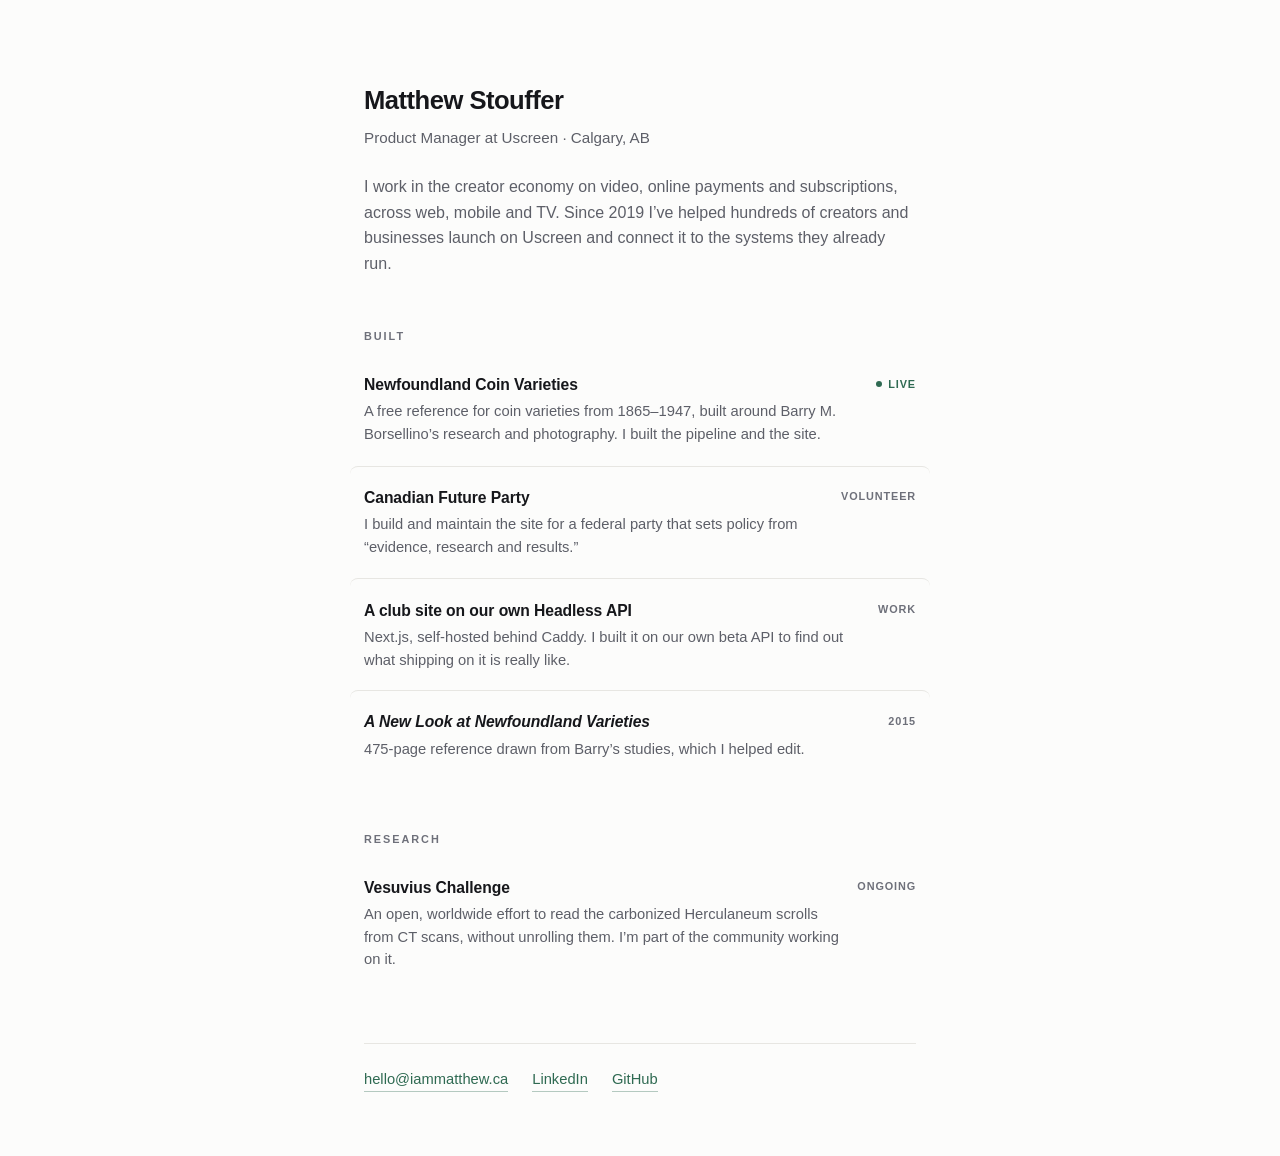
<file: index.html>
<!doctype html>
<html lang="en-CA">
<head>
<meta charset="utf-8">
<meta name="viewport" content="width=device-width, initial-scale=1">
<title>Matthew Stouffer</title>
<meta name="description" content="Matthew Stouffer is a product manager in the creator economy at Uscreen in Calgary. Video, online payments and subscriptions across web, mobile and TV.">
<link rel="canonical" href="https://iammatthew.ca/">
<link rel="icon" href="data:image/svg+xml,%3Csvg xmlns='http://www.w3.org/2000/svg' viewBox='0 0 32 32'%3E%3Crect width='32' height='32' rx='7' fill='%232f6a52'/%3E%3Ctext x='16' y='23' text-anchor='middle' font-family='sans-serif' font-size='20' font-weight='700' fill='%23fcfcfb'%3EM%3C/text%3E%3C/svg%3E">
<link rel="apple-touch-icon" href="/apple-touch-icon.png">
<meta name="theme-color" content="#fcfcfb" media="(prefers-color-scheme: light)">
<meta name="theme-color" content="#111317" media="(prefers-color-scheme: dark)">

<meta property="og:type" content="profile">
<meta property="og:url" content="https://iammatthew.ca/">
<meta property="og:site_name" content="iammatthew.ca">
<meta property="og:locale" content="en_CA">
<meta property="og:title" content="Matthew Stouffer">
<meta property="og:description" content="Product manager in the creator economy. Video, online payments and subscriptions across web, mobile and TV. Helping creators launch on Uscreen since 2019.">
<meta property="og:image" content="https://iammatthew.ca/og.png">
<meta property="og:image:width" content="1200">
<meta property="og:image:height" content="630">
<meta property="og:image:alt" content="Matthew Stouffer, product manager at Uscreen in Calgary, Alberta.">
<meta name="twitter:card" content="summary_large_image">

<!-- bump ?v= whenever style.css changes; GitHub Pages serves assets with max-age=600 -->
<link rel="stylesheet" href="style.css?v=2026-10-25b">
</head>
<body>

<main>

  <header>
    <h1>Matthew Stouffer</h1>
    <p class="role">Product Manager at Uscreen &middot; Calgary, AB</p>
    <p class="lede">
      I work in the creator economy on video, online payments and subscriptions, across web,
      mobile and TV. Since 2019 I&rsquo;ve helped hundreds of creators and businesses launch
      on Uscreen and connect it to the systems they already run.
    </p>
  </header>

  <section class="built">
    <h2>Built</h2>

    <a class="row" href="https://www.nfldcurrency.ca">
      <span class="row-main">
        <span class="row-title">Newfoundland Coin Varieties <span class="go">&#8599;</span></span>
        <span class="row-desc">
          A free reference for coin varieties from 1865&ndash;1947, built around Barry M.
          Borsellino&rsquo;s research and photography. I built the pipeline and the site.
        </span>
      </span>
      <span class="row-tag is-live">Live</span>
    </a>

    <a class="row" href="https://www.thecanadianfutureparty.ca/">
      <span class="row-main">
        <span class="row-title">Canadian Future Party <span class="go">&#8599;</span></span>
        <span class="row-desc">
          I build and maintain the site for a federal party that sets policy from
          &ldquo;evidence, research and results.&rdquo;
        </span>
      </span>
      <span class="row-tag">Volunteer</span>
    </a>

    <div class="row">
      <span class="row-main">
        <span class="row-title">A club site on our own Headless API</span>
        <span class="row-desc">
          Next.js, self-hosted behind Caddy. I built it on our own beta API to find out what
          shipping on it is really like.
        </span>
      </span>
      <span class="row-tag">Work</span>
    </div>

    <div class="row">
      <span class="row-main">
        <span class="row-title"><em>A New Look at Newfoundland Varieties</em></span>
        <span class="row-desc">
          475-page reference drawn from Barry&rsquo;s studies, which I helped edit.
        </span>
      </span>
      <span class="row-tag">2015</span>
    </div>
  </section>

  <section class="built research">
    <h2>Research</h2>

    <a class="row" href="https://scrollprize.org">
      <span class="row-main">
        <span class="row-title">Vesuvius Challenge <span class="go">&#8599;</span></span>
        <span class="row-desc">
          An open, worldwide effort to read the carbonized Herculaneum scrolls from CT scans,
          without unrolling them. I&rsquo;m part of the community working on it.
        </span>
      </span>
      <span class="row-tag">Ongoing</span>
    </a>

  </section>

  <footer>
    <p class="contact">
      <a href="mailto:hello@iammatthew.ca">hello@iammatthew.ca</a>
      <a href="https://www.linkedin.com/in/matthewswm">LinkedIn</a>
      <a href="https://github.com/matticusfinch">GitHub</a>
    </p>
  </footer>

</main>

<script type="application/ld+json">
{
  "@context": "https://schema.org",
  "@type": "Person",
  "name": "Matthew Stouffer",
  "url": "https://iammatthew.ca/",
  "email": "hello@iammatthew.ca",
  "jobTitle": "Product Manager",
  "description": "Product manager in the creator economy. Video, online payments and subscriptions across web, mobile and TV. Since 2019 has helped hundreds of creators and businesses launch on Uscreen and integrate it with their existing systems.",
  "worksFor": { "@type": "Organization", "name": "Uscreen" },
  "knowsAbout": [
    "Creator economy",
    "Online payments",
    "Stripe",
    "Subscription billing",
    "Video streaming",
    "Web, mobile and TV apps",
    "Systems integration",
    "Product management"
  ],
  "address": {
    "@type": "PostalAddress",
    "addressLocality": "Calgary",
    "addressRegion": "AB",
    "addressCountry": "CA"
  },
  "sameAs": [
    "https://www.linkedin.com/in/matthewswm",
    "https://github.com/matticusfinch",
    "https://www.nfldcurrency.ca"
  ]
}
</script>

</body>
</html>
</file>
<file: style.css>
:root {
  --bg: #fcfcfb;
  --fg: #16171b;
  --muted: #5d5f68;
  /* --faint sits on the smallest text (10.9px tags and labels); keep it >=4.5:1 on --bg */
  --faint: #6e707a;
  --accent: #2f6a52;
  --border: #e7e6e2;
  --hover: #f4f3f0;
  --sans: -apple-system, BlinkMacSystemFont, "Segoe UI", Helvetica, Arial, sans-serif;
}

@media (prefers-color-scheme: dark) {
  :root {
    --bg: #111317;
    --fg: #eaebee;
    --muted: #9a9ca6;
    --faint: #868993;
    --accent: #6fc39b;
    --border: #23262d;
    --hover: #181b21;
  }
}

* {
  box-sizing: border-box;
}

body {
  margin: 0;
  background: var(--bg);
  color: var(--fg);
  font-family: var(--sans);
  font-size: 1rem;
  line-height: 1.6;
  -webkit-font-smoothing: antialiased;
}

main {
  max-width: 600px;
  margin: 0 auto;
  padding: 5rem 1.5rem 4rem;
}

/* ---------------- header ---------------- */

h1 {
  font-size: 1.6rem;
  font-weight: 650;
  letter-spacing: -0.02em;
  margin: 0 0 0.3rem;
}

.role {
  color: var(--muted);
  font-size: 0.95rem;
  margin: 0 0 1.5rem;
}

.lede {
  color: var(--muted);
  margin: 0;
  font-size: 1rem;
}

/* ---------------- sections ---------------- */

.built {
  margin-top: 3.25rem;
}

h2 {
  font-size: 0.68rem;
  font-weight: 700;
  text-transform: uppercase;
  letter-spacing: 0.18em;
  color: var(--faint);
  margin: 0 0 0.5rem;
}

/* ---------------- rows ---------------- */

.row {
  display: flex;
  align-items: flex-start;
  gap: 1rem;
  padding: 1.15rem 0.9rem;
  margin: 0 -0.9rem;
  border-radius: 8px;
  text-decoration: none;
  color: inherit;
}

/* sibling selector, not :first-of-type. Rows alternate <a>/<div>, so
   :first-of-type cleared the border on the first of EACH tag type. */
.row + .row {
  border-top: 1px solid var(--border);
}

a.row {
  transition: background 0.18s ease;
}

a.row:hover,
a.row:focus-visible {
  background: var(--hover);
}

.row-main {
  display: block;
  flex: 1;
  min-width: 0;
}

.row-title {
  display: block;
  font-weight: 600;
  font-size: 0.98rem;
  letter-spacing: -0.005em;
  margin-bottom: 0.2rem;
}

.row-title em {
  font-style: italic;
  font-weight: 600;
}

a.row:hover .row-title,
a.row:focus-visible .row-title {
  color: var(--accent);
}

.go {
  display: inline-block;
  color: var(--accent);
  font-size: 0.82em;
  opacity: 0;
  transform: translate(-3px, 2px);
  transition: opacity 0.18s ease, transform 0.18s ease;
}

/* keyboard users need the same affordance mouse users get */
a.row:hover .go,
a.row:focus-visible .go {
  opacity: 1;
  transform: none;
}

.row-desc {
  display: block;
  color: var(--muted);
  font-size: 0.92rem;
  line-height: 1.55;
}

.row-tag {
  flex: none;
  font-size: 0.68rem;
  font-weight: 600;
  letter-spacing: 0.08em;
  text-transform: uppercase;
  color: var(--faint);
  padding-top: 0.22rem;
  white-space: nowrap;
}

.row-tag.is-live {
  color: var(--accent);
}

.row-tag.is-live::before {
  content: "";
  display: inline-block;
  width: 6px;
  height: 6px;
  border-radius: 50%;
  background: currentColor;
  margin-right: 0.4rem;
  vertical-align: 0.08em;
}

.row-tag.is-wip {
  color: var(--faint);
}

@media (max-width: 480px) {
  .row {
    flex-direction: column;
    gap: 0.45rem;
  }
  .row-tag {
    order: -1;
    padding-top: 0;
  }
  .go {
    opacity: 1;
    transform: none;
  }
}

/* ---------------- footer ---------------- */

footer {
  margin-top: 3.25rem;
  padding-top: 1.5rem;
  border-top: 1px solid var(--border);
}

.elsewhere {
  color: var(--muted);
  font-size: 0.92rem;
  margin: 0 0 1.5rem;
}

.contact {
  display: flex;
  flex-wrap: wrap;
  gap: 1.5rem;
  margin: 0;
  font-size: 0.92rem;
}

/* ---------------- links ---------------- */

a {
  color: var(--accent);
  text-decoration: none;
  border-bottom: 1px solid transparent;
}

.contact a,
.elsewhere a {
  border-bottom-color: color-mix(in srgb, var(--accent) 35%, transparent);
}

.contact a:hover,
.elsewhere a:hover {
  border-bottom-color: currentColor;
}

a:focus-visible {
  outline: 2px solid var(--accent);
  outline-offset: 3px;
  border-radius: 3px;
}

/* ---------------- motion ---------------- */

@media (prefers-reduced-motion: reduce) {
  *,
  *::before,
  *::after {
    animation-duration: 0.01ms !important;
    animation-iteration-count: 1 !important;
    transition-duration: 0.01ms !important;
  }
  .go {
    opacity: 1;
    transform: none;
  }
}

/* ---------------- print ---------------- */

@media print {
  :root {
    --bg: #fff;
    --fg: #000;
    --muted: #333;
    --faint: #555;
    --accent: #000;
    --border: #bbb;
    --hover: transparent;
  }
  main {
    max-width: none;
    padding: 0;
  }
  .row {
    break-inside: avoid;
  }
  .go {
    display: none;
  }
  /* a printed page loses hrefs, so write them out */
  a[href^="http"]::after {
    content: " (" attr(href) ")";
    font-size: 0.85em;
    color: #555;
    word-break: break-all;
  }
}
</file>
